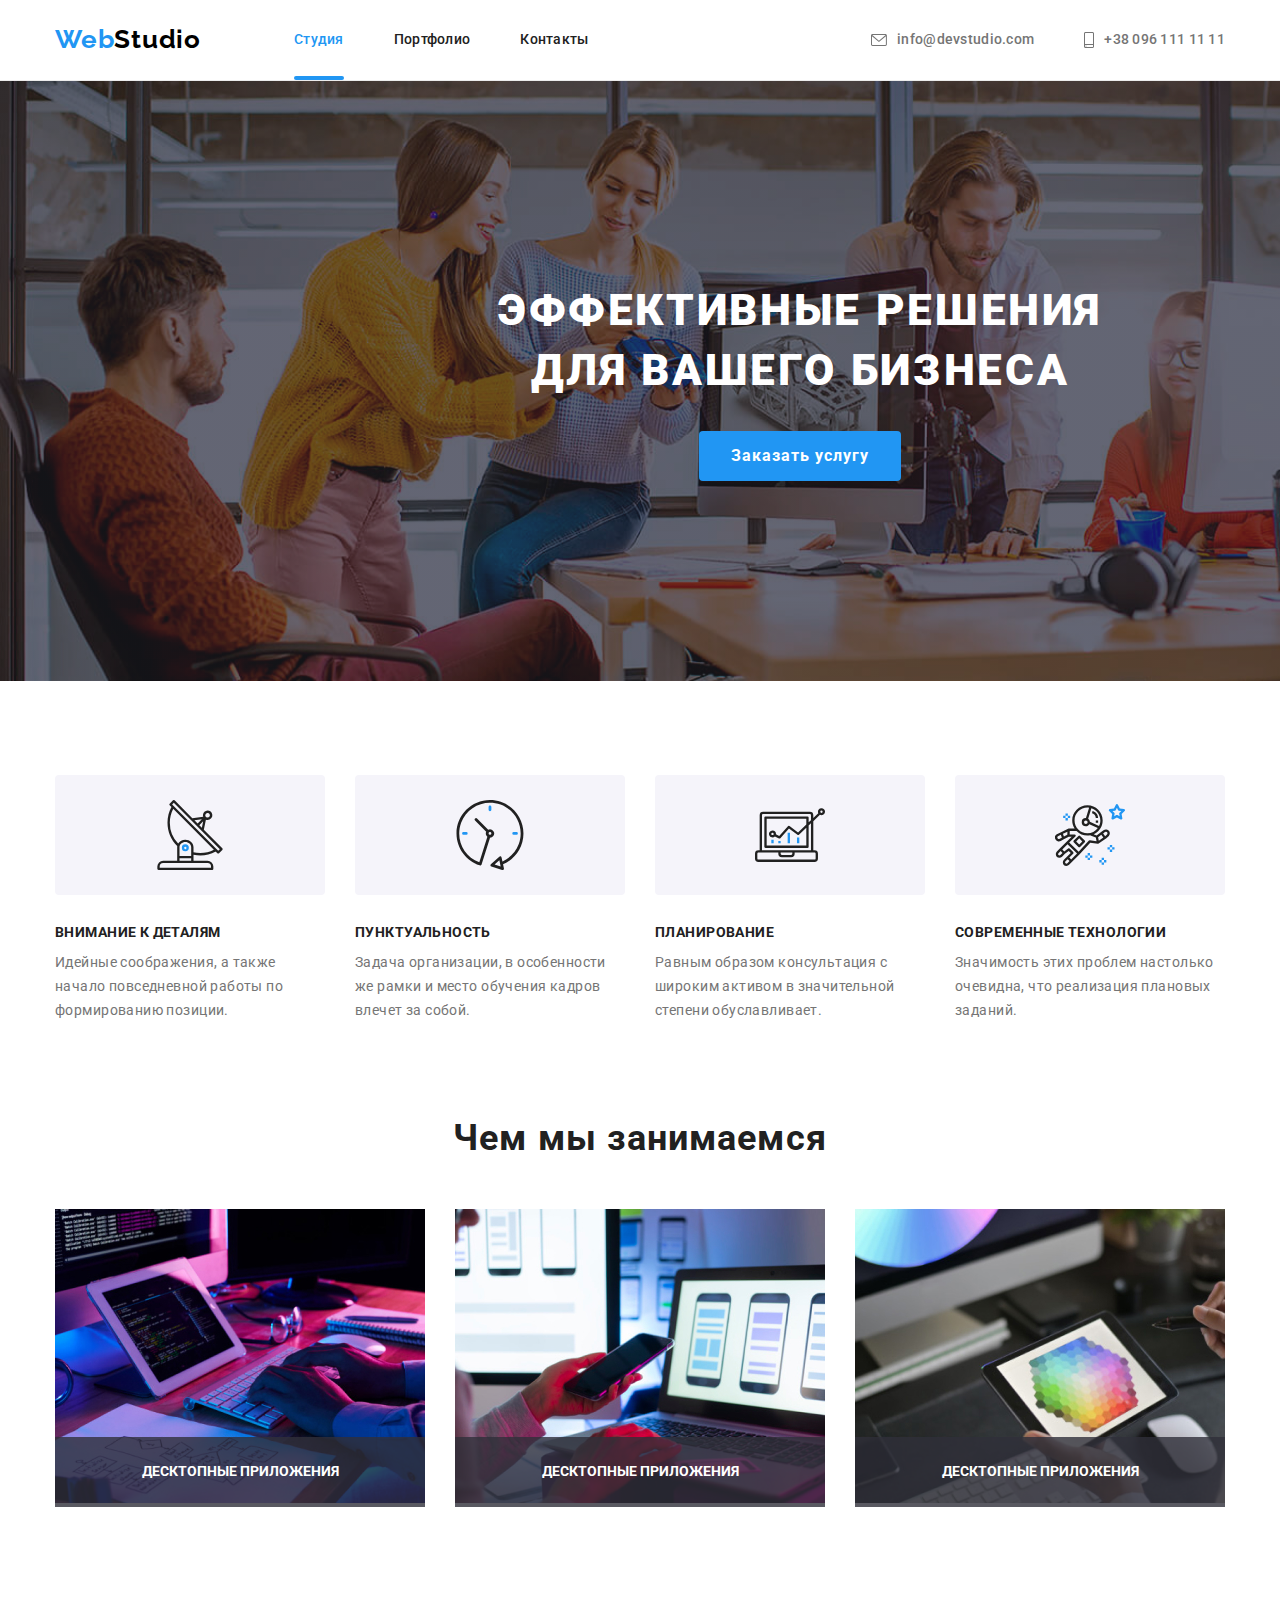
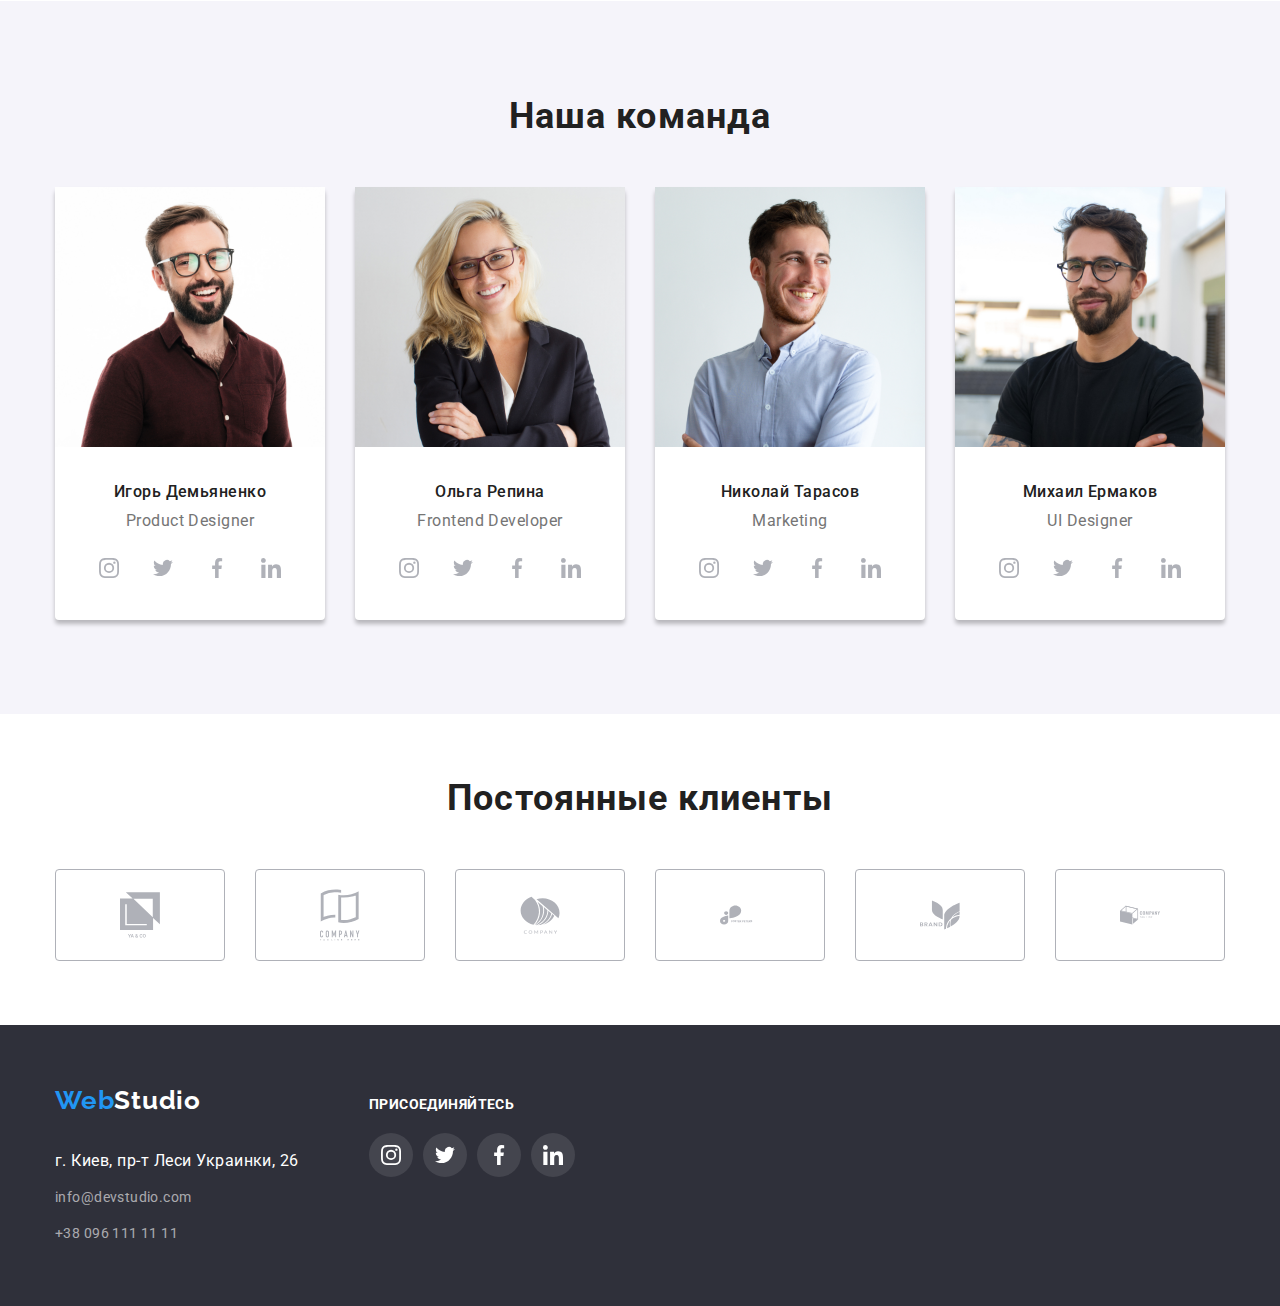
<file: index.html>
<!DOCTYPE html>
<html lang="ru">
<head>
    <meta charset="UTF-8">
    <meta http-equiv="X-UA-Compatible" content="IE=edge">
    <meta name="viewport" content="width=device-width, initial-scale=1.0">
    <link rel="preconnect" href="https://fonts.googleapis.com">
    <link rel="preconnect" href="https://fonts.gstatic.com" crossorigin>
    <link href="https://fonts.googleapis.com/css2?family=Raleway:wght@700&family=Roboto:wght@400;500;700;900&display=swap"
        rel="stylesheet">
        <link rel="stylesheet" href="https://cdnjs.cloudflare.com/ajax/libs/modern-normalize/1.1.0/modern-normalize.min.css">
    <link rel="stylesheet" href="./css/styles.css">
    <title>Document</title>
</head>
<body class="page">
    
    <!-- Хэдер -->
    <header class="page-header">
        <div class="conteiner main-nav">
            <nav class="main-nav">
                <a href="./index.html" class="logo"><span class="logo-web">Web</span><span
                        class="logo-studio">Studio</span></a>
                <ul class="site-nav list">
                    <li class="item"><a href="./index.html" class="link-nav current">Студия</a></li>
                    <li class="item"><a href="./portfolio.html" class="link-nav">Портфолио</a></li>
                    <li class="item"><a href="" class="link-nav">Контакты</a></li>
                </ul>
            </nav>
        
            <ul class="auth-nav list">
                <li class="item "><a href="mailto:info@devstudio.com" class="linkpadding link-align">
                    <svg class="nav-svg" width="16" height="12">
                        <use href="./Images/symbol-defs.svg#icon-envelope"></use>
                    </svg>
                    info@devstudio.com</a></li>
                <li class="item "><a href="tel:+380961111111" class="linkpadding link-align">
                    <svg class="nav-svg"  width="10" height="16">
                        <use href="./Images/symbol-defs.svg#icon-smartphone"></use>
                    </svg>
                    +38 096 111 11 11</a></li>
            </ul>
        </div>
    </header>
    <main>
    <!-- section 1 -->
    <section class="hero">
        <h1 class="hero-title">Эффективные решения <br>для вашего бизнеса</h1>
        <button type="button" data-modal-open class="button primary ">Заказать услугу</button>
    </section>
    <!-- section 2 -->
    <section  class="section nobottom">
        <div class="conteiner ">
        <h2 class=" title visually-hidden ">Особенности</h2>
        <ul class="list peculiarities ">
            <li class="item icon-antena">
                <div class="section-div-svg" >
                    <svg class="icon-svg" width="70" height="70">
                    <use href="./Images/symbol-defs.svg#icon-antenna"></use>
                </svg></div>
            
                <h3 class=" subtitle">Внимание к деталям</h3>
                <p class=" paragraph">Идейные соображения, а также начало повседневной работы по формированию позиции.
                </p>
            </li>
            <li class="item icon-clock">
                <div class="section-div-svg">
                    <svg class="icon-svg" width="70" height="70">
                        <use href="./Images/symbol-defs.svg#icon-clock"></use>
                    </svg>
                </div>
                <h3 class=" subtitle">Пунктуальность</h3>
                <p class= "paragraph">Задача организации, в особенности же рамки и место обучения кадров влечет за собой.
                </p>
            </li>
            <li class="item">
                <div class="section-div-svg">
                    <svg class="icon-svg" width="70" height="70">
                        <use href="./Images/symbol-defs.svg#icon-diagram"></use>
                    </svg>
                </div>
                <h3 class=" subtitle">Планирование</h3>
                <p class=" paragraph">Равным образом консультация с широким активом в значительной степени обуславливает.
                </p>
            </li>
            <li class="item">
                <div class="section-div-svg">
                    <svg class="icon-svg" width="70" height="70">
                        <use href="./Images/symbol-defs.svg#icon-astronaut"></use>
                    </svg>
                </div>
                <h3 class=" subtitle">Современные технологии</h3>
                <p class=" paragraph">Значимость этих проблем настолько очевидна, что реализация плановых заданий.</p>
            </li>
        </ul></div>
        
    </section>
    <!-- section 3 -->
     <section class="section ">
         <div class="conteiner ">
<h2 class=" title">Чем мы занимаемся</h2>
<ul class="list works">
    <li class="itemwork"><h3 class="work-item-tittle">Десктопные приложения</h3><img width="370" height="294" src="./Images/box1.jpeg" alt="Написание кода"> </li>
    <li class="itemwork"><h3 class="work-item-tittle">Десктопные приложения</h3><img width="370" height="294" src="./Images/box2.jpeg" alt="Сощдание приложений"> </li>
    <li class="itemwork"><h3 class="work-item-tittle">Десктопные приложения</h3><img width="370" height="294" src="./Images/box3.jpeg" alt="Дизайн"> </li>
</ul>
         </div>
       
     </section>
    <!-- section 4 -->
    <section class="section bg-section-command">
        <div class="conteiner ">
<h2 class=" title">Наша команда</h2>
<ul class="list command">
    <li class="itemcomand"><img class="imgcommand" src="./Images/img1.jpeg" alt="Игорь Демьяненко" width="270">
      <div class="dcommand"><h3 class=" team">Игорь Демьяненко</h3>
    <p lang="en-GB" class=" work">Product Designer</p>
<ul class="command-svg">
    <li class="command-li"><a class="button-svg" href="" ><svg class="command-li-svg" width="20" height="20">
        <use href="./Images/symbol-defs.svg#icon-instagram"></use>
    </svg></a>
    </li>
<li class="command-li"><a class="button-svg" href=""><svg class="command-li-svg" width="20" height="20">
                <use href="./Images/symbol-defs.svg#icon-twitter"></use>
            </svg></a>
</li>
<li class="command-li"><a class="button-svg" href=""><svg class="command-li-svg" width="20" height="20">
                <use href="./Images/symbol-defs.svg#icon-facebook"></use>
            </svg></a>
</li>
    <li class="command-li"><a class="button-svg" href=""><svg class="command-li-svg" width="20" height="20">
                    <use href="./Images/symbol-defs.svg#icon-linkedin"></use>
                </svg></a>
    </li>
</ul>
</div>
    </li>
    <li class="itemcomand"><img class="imgcommand" src="./Images/img2.jpeg" alt="Ольга Репина" width="270">
        <div class="dcommand"><h3 class=" team">Ольга Репина</h3>
        <p lang="en-GB" class=" work">Frontend Developer</p>
   
    <ul class="command-svg">
        <li class="command-li"><a class="button-svg" href=""><svg class="command-li-svg" width="20" height="20">
                    <use href="./Images/symbol-defs.svg#icon-instagram"></use>
                </svg></a>
        </li>
        <li class="command-li"><a class="button-svg" href=""><svg class="command-li-svg" width="20" height="20">
                    <use href="./Images/symbol-defs.svg#icon-twitter"></use>
                </svg></a>
        </li>
        <li class="command-li"><a class="button-svg" href=""><svg class="command-li-svg" width="20" height="20">
                    <use href="./Images/symbol-defs.svg#icon-facebook"></use>
                </svg></a>
        </li>
        <li class="command-li"><a class="button-svg" href=""><svg class="command-li-svg" width="20" height="20">
                    <use href="./Images/symbol-defs.svg#icon-linkedin"></use>
                </svg></a>
        </li>
    </ul>
    </div>
    </li>
    <li class="itemcomand"><img class="imgcommand" src="./Images/img3.jpeg" alt="Николай Тарасов" width="270">
        <div class="dcommand"><h3 class=" team">Николай Тарасов</h3>
        <p lang="en-GB" class=" work">Marketing</p>
    <ul class="command-svg">
        <li class="command-li"><a class="button-svg" href=""><svg class="command-li-svg" width="20" height="20">
                    <use href="./Images/symbol-defs.svg#icon-instagram"></use>
                </svg></a>
        </li>
        <li class="command-li"><a class="button-svg" href=""><svg class="command-li-svg" width="20" height="20">
                    <use href="./Images/symbol-defs.svg#icon-twitter"></use>
                </svg></a>
        </li>
        <li class="command-li"><a class="button-svg" href=""><svg class="command-li-svg" width="20" height="20">
                    <use href="./Images/symbol-defs.svg#icon-facebook"></use>
                </svg></a>
        </li>
        <li class="command-li"><a class="button-svg" href=""><svg class="command-li-svg" width="20" height="20">
                    <use href="./Images/symbol-defs.svg#icon-linkedin"></use>
                </svg></a>
        </li>
    </ul></div>
    </li>
    <li class="itemcomand"><img class="imgcommand" src="./Images/img4.jpeg" alt="Михаил Ермаков" width="270">
        <div class="dcommand"><h3 class=" team">Михаил Ермаков</h3>
        <p lang="en-GB" class=" work">UI Designer</p>
    <ul class="command-svg">
        <li class="command-li"><a class="button-svg" href=""><svg class="command-li-svg" width="20" height="20">
                    <use href="./Images/symbol-defs.svg#icon-instagram"></use>
                </svg></a>
        </li>
        <li class="command-li"><a class="button-svg" href=""><svg class="command-li-svg" width="20" height="20">
                    <use href="./Images/symbol-defs.svg#icon-twitter"></use>
                </svg></a>
        </li>
        <li class="command-li"><a class="button-svg" href=""><svg class="command-li-svg" width="20" height="20">
                    <use href="./Images/symbol-defs.svg#icon-facebook"></use>
                </svg></a>
        </li>
        <li class="command-li"><a class="button-svg" href=""><svg class="command-li-svg" width="20" height="20">
                    <use href="./Images/symbol-defs.svg#icon-linkedin"></use>
                </svg></a>
        </li>
    </ul></div>
    </li>
</ul>
        </div>
        
    </section>
    <!-- Постоянные клиенты -->
    <section class="clients">
        <div class="conteiner">
            <h2 class="clients-title">Постоянные клиенты</h2>
            <ul class="clients-item">
                <li class="list"><a class="clients-button-svg" href=""><svg class="command-li-svg" width="40" height="52">
                            <use href="./Images/symbol-defs.svg#icon-Logo"></use>
                        </svg></a>
            </li>
            <li class="list"><a class="clients-button-svg" href=""><svg class="command-li-svg" width="40" height="52">
                            <use href="./Images/symbol-defs.svg#icon-Logocompany"></use>
                        </svg></a>
            </li>
            <li class="list"><a class="clients-button-svg" href=""><svg class="command-li-svg" width="40" height="52">
                            <use href="./Images/symbol-defs.svg#icon-Logo3"></use>
                        </svg></a>
            </li>
            <li class="list"><a class="clients-button-svg" href=""><svg class="command-li-svg" width="40" height="52">
                            <use href="./Images/symbol-defs.svg#icon-Logo4"></use>
                        </svg></a>
            </li>
            <li class="list"><a class="clients-button-svg" href=""><svg class="command-li-svg" width="40" height="52">
                            <use href="./Images/symbol-defs.svg#icon-Logo5"></use>
                        </svg></a>
            </li>
            <li class="list"><a class="clients-button-svg" href=""><svg class="command-li-svg" width="40" height="52">
                            <use href="./Images/symbol-defs.svg#icon-Logo6"></use>
                        </svg></a>
            </li>
        </ul>
        </div>
    </section>
    </main>
    <!-- Футер -->
    <footer class="footer">
        <div class="conteiner footer-conteiner">
         <div class="adress-div"><a href="./index.html" class="logof "><span class="logo-web">Web</span><span class="logo-studiow">Studio</span></a>
            <address class="fotter adress">
                <p class="footer-par">г. Киев, пр-т Леси Украинки, 26</p>
                <ul class=" mail">
                    <li class="listf"><a href="mailto:info@devstudio.com" class="link-navf">info@devstudio.com</a></li>
                    <li class="listf"><a href="tel:+380961111111" class="link-navf">+38 096 111 11 11</a></li>
                </ul>
            
         </address></div>
        
       <div class="conect-div"><p class="footer-conect">присоединяйтесь</p>
    <ul class="list">
        <li class="command-li"><a class="footer-button-svg" href=""><svg class="command-li-svg" width="20" height="20">
                        <use href="./Images/symbol-defs.svg#icon-instagram"></use>
                    </svg></a>
        </li>
        <li class="command-li"><a class="footer-button-svg" href=""><svg class="command-li-svg" width="20" height="20">
                        <use href="./Images/symbol-defs.svg#icon-twitter"></use>
                    </svg></a>
        </li>
        <li class="command-li"><a class="footer-button-svg" href=""><svg class="command-li-svg" width="20" height="20">
                        <use href="./Images/symbol-defs.svg#icon-facebook"></use>
                    </svg></a>
        </li>
        <li class="command-li"><a class="footer-button-svg" href=""><svg class="command-li-svg" width="20" height="20">
                        <use href="./Images/symbol-defs.svg#icon-linkedin"></use>
                    </svg></a>
        </li>
    </ul></div> 
    </div>
    </footer>
<div data-modal class="backdrop is-hidden">
    <div class="modal">
        
        <button type="button" data-modal-close class="modal-button-close">
            <svg class="button-close-icon" width="18" height="18">
                <use href="./Images/symbol-defs.svg#icon-cancel-circle"></use>
            </svg>
        
        </button>
    </div>
</div>
<script src="./js/modal.js"></script>
</body>
</html>
</file>
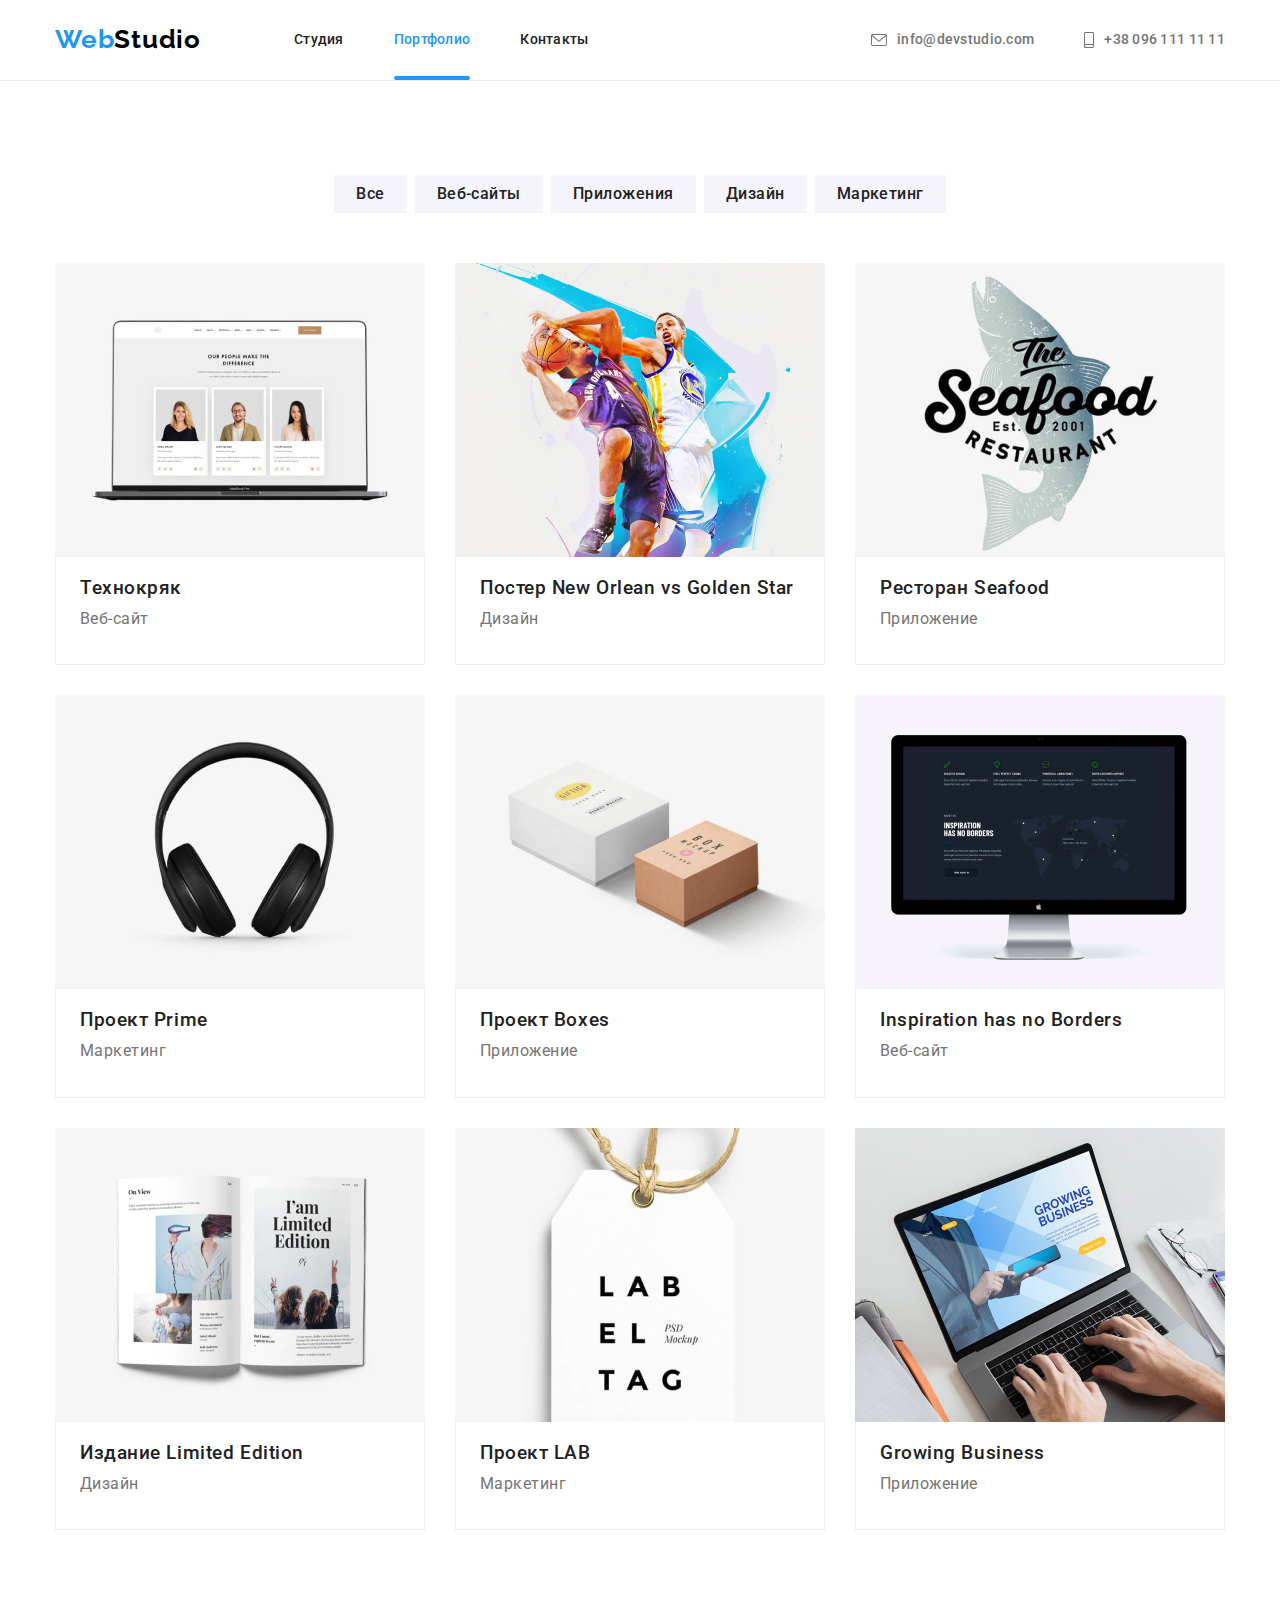
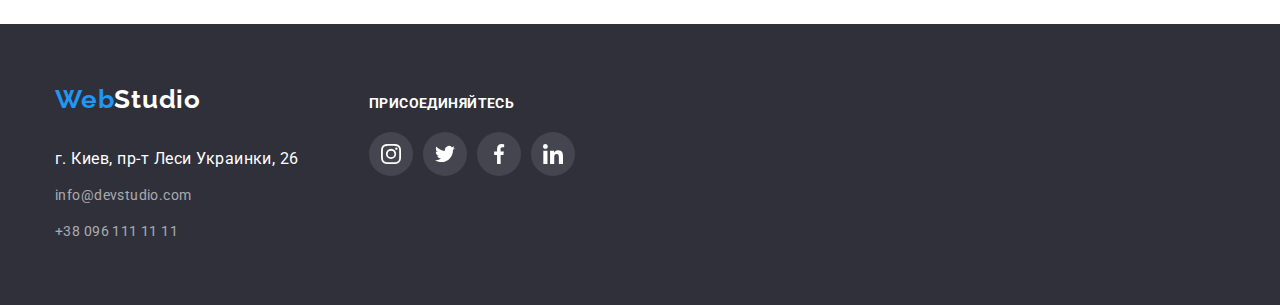
<file: portfolio.html>
<!DOCTYPE html>
<html lang="ru">

<head>
    <meta charset="UTF-8">
    <meta http-equiv="X-UA-Compatible" content="IE=edge">
    <meta name="viewport" content="width=device-width, initial-scale=1.0">
<link rel="preconnect" href="https://fonts.googleapis.com">
<link rel="preconnect" href="https://fonts.gstatic.com" crossorigin>
<link href="https://fonts.googleapis.com/css2?family=Raleway:wght@700&family=Roboto:wght@400;500;700;900&display=swap"
    rel="stylesheet">
 <link rel="stylesheet" href="https://cdnjs.cloudflare.com/ajax/libs/modern-normalize/1.1.0/modern-normalize.min.css">
 <link rel="stylesheet" href="./css/styles.css">
    <title>Document</title>
</head>

<body class="page">
    <!-- Хэдер -->
<header class="page-header">
    <div class="conteiner main-nav">
        <nav class="main-nav">
            <a href="./index.html" class="logo"><span class="logo-web">Web</span><span
                    class="logo-studio">Studio</span></a>
            <ul class="site-nav list">
                <li class="item"><a href="./index.html" class="link-nav ">Студия</a></li>
                <li class="item"><a href="./portfolio.html" class="link-nav current">Портфолио</a></li>
                <li class="item"><a href="" class="link-nav">Контакты</a></li>
            </ul>
        </nav>

        <ul class="auth-nav list">
            <li class="item "><a href="mailto:info@devstudio.com" class="linkpadding link-align">
                    <svg class="nav-svg" width="16" height="12">
                        <use href="./Images/symbol-defs.svg#icon-envelope"></use>
                    </svg>
                    info@devstudio.com</a></li>
            <li class="item "><a href="tel:+380961111111" class="linkpadding link-align">
                    <svg class="nav-svg" width="10" height="16">
                        <use href="./Images/symbol-defs.svg#icon-smartphone"></use>
                    </svg>
                    +38 096 111 11 11</a></li>
        </ul>
    </div>
</header>
    <main>
        <section class="portfolio-section">
        <div class="conteiner">
            
<h1 class="visually-hidden">Портфолио</h1>
<ul class="main-nav pnav">
    <li class="list"><button type="button" class=" bportfolio">Все</button></li>
    <li class="list"><button type="button" class=" bportfolio">Веб-сайты</button></li>
    <li class="list"><button type="button" class=" bportfolio">Приложения</button></li>
    <li class="list"><button type="button" class=" bportfolio">Дизайн</button></li>
    <li class="list"><button type="button" class=" bportfolio">Маркетинг</button></li>
</ul>
<ul class="main-item">
    <li class="list litem"><a class="link-portfolio project-card" href="" >
        <div class="project-div"><img class="img-portfolio" src="./Images/img21.jpeg" alt="Веб-сайт Технокряк" width="370">
            <p class="projects-div-text">Ресурс предлагает комплексные предложения с разным уровнем функционала и сервисов. Все это позволит посетителю получить
            исчерпывающие сведения о компании или частном лице.</p>
        </div>
            <div class="divportfolio  "><h3 class="link-portfolio team">Технокряк</h3>
            <p class="link-portfolio work">Веб-сайт</p></div>
        </a></li>
    <li class="list litem"><a href="" class="link-portfolio project-card">
        
       
        <div class="project-div"><img class="img-portfolio" src="./Images/img22.jpeg" alt="Дизайн постера  New Orlean vs Golden Star" width="370"><p class="projects-div-text">Ресурс предлагает комплексные предложения с разным уровнем
                функционала и сервисов. Все
                это позволит посетителю получить
                исчерпывающие сведения о компании или частном лице.</p>
        </div>

        
            <div class="divportfolio"><h3 class=" team">Постер New Orlean vs Golden Star</h3>
            <p class=" work">Дизайн</p></div>
        </a></li>
    <li class="list litem"><a href="" class="link-portfolio project-card"><div class="project-div"><img class="img-portfolio" src="./Images/img23.jpeg" alt=" Приложение для ресторана Seafood" width="370"><p class="projects-div-text">Ресурс предлагает комплексные предложения с разным уровнем
            функционала и сервисов. Все
            это позволит посетителю получить
            исчерпывающие сведения о компании или частном лице.</p>
    </div>
            <div class="divportfolio"><h3 class=" team ">Ресторан Seafood</h3>
            <p class=" work">Приложение</p></div>
        </a></li>
    <li class="list litem"><a href="" class="link-portfolio project-card"><div class="project-div"><img class="img-portfolio" src="./Images/img24.jpeg" alt="Маркетинг для пректа Prime" width="370"><p class="projects-div-text">Ресурс предлагает комплексные предложения с разным уровнем
            функционала и сервисов. Все
            это позволит посетителю получить
            исчерпывающие сведения о компании или частном лице.</p>
    </div>
            <div class="divportfolio"><h3 class=" team">Проект Prime</h3>
            <p class=" work">Маркетинг</p></div>
        </a></li>
    <li class="list litem"><a href="" class="link-portfolio project-card"><div class="project-div"><img class="img-portfolio" src="./Images/img25.jpeg" alt="Приложение для пректа Boxes" width="370"><p class="projects-div-text">Ресурс предлагает комплексные предложения с разным уровнем
            функционала и сервисов. Все
            это позволит посетителю получить
            исчерпывающие сведения о компании или частном лице.</p>
    </div>
            <div class="divportfolio"><h3 class=" team">Проект Boxes</h3>
            <p class=" work">Приложение</p></div>
        </a></li>
    <li class="list litem"><a href="" class="link-portfolio project-card"><div class="project-div"><img class="img-portfolio" src="./Images/img26.jpeg" alt="Веб-сайт для Inspiration has no Borders" width="370"><p class="projects-div-text">Ресурс предлагает комплексные предложения с разным уровнем
            функционала и сервисов. Все
            это позволит посетителю получить
            исчерпывающие сведения о компании или частном лице.</p>
    </div>
            <div class="divportfolio"><h3 class=" team">Inspiration has no Borders</h3>
            <p class=" work">Веб-сайт</p></div>
        </a></li>
    <li class="list litem"><a href="" class="link-portfolio project-card"><div class="project-div"><img class="img-portfolio" src="./Images/img27.jpeg" alt="Дизайн для издания Limited Edition" width="370"><p class="projects-div-text">Ресурс предлагает комплексные предложения с разным уровнем
            функционала и сервисов. Все
            это позволит посетителю получить
            исчерпывающие сведения о компании или частном лице.</p>
    </div>
            <div class="divportfolio"><h3 class=" team">Издание Limited Edition</h3>
            <p class=" work">Дизайн</p></div>
        </a></li>
    <li class="list litem"><a href="" class="link-portfolio project-card"><div class="project-div"><img class="img-portfolio" src="./Images/img28.jpeg" alt="Маркетинг для проекта LAB" width="370"><p class="projects-div-text">Ресурс предлагает комплексные предложения с разным уровнем
            функционала и сервисов. Все
            это позволит посетителю получить
            исчерпывающие сведения о компании или частном лице.</p>
    </div>
            <div class="divportfolio"><h3 class=" team">Проект LAB</h3>
            <p class=" work">Маркетинг</p></div>
        </a></li>
    <li class="list litem"><a href="" class="link-portfolio project-card"><div class="project-div"><img class="img-portfolio" src="./Images/img29.jpeg" alt="Приложение Growing Business" width="370"><p class="projects-div-text">Ресурс предлагает комплексные предложения с разным уровнем
            функционала и сервисов. Все
            это позволит посетителю получить
            исчерпывающие сведения о компании или частном лице.</p>
    </div>
            <div class="divportfolio"><h3 class=" team">Growing Business</h3>
            <p class=" work">Приложение</p></div>
        </a></li>

</ul>

        </div>
    </section>
        
    </main>
    <!-- Футер -->
    <footer class="footer">
        <div class="conteiner footer-conteiner">
            <div class="adress-div"><a href="./index.html" class="logof "><span class="logo-web">Web</span><span
                        class="logo-studiow">Studio</span></a>
                <address class="fotter adress">
                    <p class="footer-par">г. Киев, пр-т Леси Украинки, 26</p>
                    <ul class=" mail">
                        <li class="listf"><a href="mailto:info@devstudio.com" class="link-navf">info@devstudio.com</a></li>
                        <li class="listf"><a href="tel:+380961111111" class="link-navf">+38 096 111 11 11</a></li>
                    </ul>
    
                </address>
            </div>
    
            <div class="conect-div">
                <p class="footer-conect">присоединяйтесь</p>
                <ul class="list">
                    <li class="command-li"><a class="footer-button-svg" href=""><svg class="command-li-svg" width="20"
                                height="20">
                                <use href="./Images/symbol-defs.svg#icon-instagram"></use>
                            </svg></a>
                    </li>
                    <li class="command-li"><a class="footer-button-svg" href=""><svg class="command-li-svg" width="20"
                                height="20">
                                <use href="./Images/symbol-defs.svg#icon-twitter"></use>
                            </svg></a>
                    </li>
                    <li class="command-li"><a class="footer-button-svg" href=""><svg class="command-li-svg" width="20"
                                height="20">
                                <use href="./Images/symbol-defs.svg#icon-facebook"></use>
                            </svg></a>
                    </li>
                    <li class="command-li"><a class="footer-button-svg" href=""><svg class="command-li-svg" width="20"
                                height="20">
                                <use href="./Images/symbol-defs.svg#icon-linkedin"></use>
                            </svg></a>
                    </li>
                </ul>
            </div>
        </div>
    </footer>
</body>

</html>
</file>
<file: css/styles.css>
:root{
    
    --title-text-color:#212121;
    --primary-text-color:#757575;
    --accent-color:#2196F3;
    --primary-bg-color:#ffffff;
    --primary-white-color:#ffffff;
    --button-bg-color:#F5F4FA;
    --hover-bg-prbutton: #188CE8;
    --timing: cubic-bezier(0.4, 0, 0.2, 1);
}
h1,h2,h3,h4,p,ul{
    margin: 0;
    padding: 0;
}
/* img {
    display: block;
    max-width: 100%;
    height: auto;
} */
/* Heder */
.page{
    background-color:var(--primary-bg-color);
    color:var(--primary-text-color);
    font-family: Roboto, sans-serif;
}
.conteiner{

    margin-left: auto;
    margin-right: auto;
    width: 1200px;
    padding-left: 15px;
    padding-right: 15px;
    /* outline: 2px solid  tomato; */
    /* background-color: tomato; */
}
 .page-header{
    border-bottom: 1px solid #ECECEC;
 }
.main-nav{
    display: flex;
    /* margin-bottom: 50px; */
    align-items: center;   
}
 .pnav{
    justify-content: center;
    margin-bottom: 50px;
   
 }
 .portfolio-section{
     padding-top: 94px;
     padding-bottom: 94px;
 }
.list{   
    list-style: none;
    margin-top: 0;
    margin-bottom: 0;
}
.main-nav .list+.list{
    margin-left: 8px;
}
.main-item{
    display: flex;
    flex-wrap: wrap;
   
    justify-content: center;
    
    /* background-color: tomato; */

}
.litem {
    display: block;
    width: 370px;
    margin-right: 30px;
    margin-bottom: 30px;
    cursor: pointer;
   
    transition: box-shadow 250ms var(--timing) ;
}
.litem:nth-child(3n){
    margin-right: 0; 
}
.litem:nth-last-child(-n + 3) {
   margin-bottom: 0;
}
.litem:hover, .litem:focus{
box-shadow: 0px 4px 4px 0px rgba(0, 0, 0, 0.25);
}
/* site-nav */
.link-nav{
display: block;
padding-top: 32px;
padding-bottom: 32px;

color: var(--title-text-color);
font-weight: 500;
font-size: 14px;
line-height: 1.14;
letter-spacing: 0.02em;
text-decoration: none;

position: relative;
transition: color 250ms var(--timing) ;
}

.link-nav:hover, .link-nav:focus {
    color:var(--accent-color);
}
.link-nav.current{
        position: relative;
color:var(--accent-color);
}
.link-nav.current::after {
    content: '';
    display: block;
    width: 100%;
    height: 4px;
    border-radius: 2px;
    background-color:var(--accent-color);
    
    position: absolute;
    left: 0;
    bottom: 0;
    opacity: 1;
    transition: opacity 250ms var(--timing);
}
/* .link-nav::after{
    content: '';
    display: block;
    width: 100%;
    height: 4px;
    border-radius: 2px;
    background-color:var(--accent-color);

    position: absolute;
    left: 0;
    bottom: 0;
    opacity: 0;
    transition: opacity 250ms var(--timing);
} */
/* .link-nav:hover::after, .link-nav:focus::after{
   opacity: 1;
} */

.site-nav {
    display: flex;
    margin-left: 93px;
}
.site-nav .item+.item{
    margin-left: 50px;
   
}


.link-navf{
    font-size: 14px;
    line-height: 1.7;
    letter-spacing: 0.03em;
    color: rgba(255, 255, 255, 0.6);
    text-decoration: none;
}
.auth-nav{
display: flex;



}

.auth-nav .item+.item{
    margin-left: 50px;
}
.auth-nav.list{
    margin-left: auto;
}
.linkpadding{
    display: flex;
    align-items: center;
    padding-top: 32px;
    padding-bottom: 32px;
    
fill: #757575;
    color: var(--primary-text-color);
    font-weight: 500;
    font-size: 14px;
    line-height:1.14;
    letter-spacing: 0.02em;
    text-decoration: none;
    transition: color 250ms var(--timing), fill 250ms var(--timing);
}
.linkpadding:hover,.linkpadding:focus,
.alink.linkpadding:focus {
    color: var(--accent-color);
    fill: var(--accent-color);
}
.logo {
   
    font-family: 'Raleway';
    font-weight: 700;
    font-size: 26px;
    line-height: 1.2;
    letter-spacing: 0.03em;
    text-decoration: none;
}
.logof {
    display: block;
margin-bottom: 30px;
    font-family: 'Raleway';
    font-weight: 700;
    font-size: 26px;
    line-height: 1.2;
    letter-spacing: 0.03em;
    text-decoration: none;
}
.logo-studio {
    color: #000000;
}
.logo-studiow{
    color: #ffffff;
    text-decoration: none;
}

.logo-web {
    color:var(--accent-color);
}
/* Hero */
.hero{
    width: 1600px;
    margin-left: auto;
    margin-right: auto;
    background-repeat: no-repeat;
    background-size: cover;
    background-position: center;
    background-image: linear-gradient(to right, rgba(47, 48, 58, 0.4),rgba(47, 48, 58, 0.4)),url(../Images/Img.png);
    text-align: center;
     padding-top: 200px;
     padding-bottom: 200px;
}
.button{
    border-radius: 4px;
    padding: 10px 32px;
    /* min-width: 200px; */
   
cursor: pointer;
color: var(--title-text-color);
background-color: var(--button-bg-color);
font-family: inherit;
font-weight: 500;
font-size: 16px;
line-height: 1.62;
letter-spacing: 0.03em;
text-align: center;

transition: background-color 250ms var(--timing), color 250ms var(--timing);
}
.button:hover, .button:focus{
    background-color: var(--accent-color);
    color: var(--primary-white-color);
    border: none;
}
.button.primary{
    color: var(--primary-white-color);
    background-color: var(--accent-color);
font-family: inherit;
    font-weight: 700;
    font-size: 16px;
    line-height: 1.88;
    letter-spacing: 0.06em;
    border: none;
}
.button.primary:hover,
.button.primary:focus {
    background-color: var(--hover-bg-prbutton);
    color: var(--primary-white-color);
    border: none;
}
.bportfolio{
    padding: 6px 22px;
    cursor: pointer;
    color: var(--title-text-color);
    background-color: var(--button-bg-color);
    font-family: inherit;
    font-weight: 500;
    font-size: 16px;
    line-height: 1.62;
    letter-spacing: 0.03em;
    text-align: center;
    border: none;

    transition: background-color 250ms var(--timing), color 250ms var(--timing), box-shadow 250ms var(--timing);
}
.bportfolio:hover,
.bportfolio:focus {
    background-color: var(--accent-color);
    color: var(--primary-white-color);
    border: none;
    box-shadow: 0px 4px 4px 0px rgba(0, 0, 0, 0.25);
}
.hero-title{
    margin-top: 0;
    margin-bottom: 30px;
    

    color: var(--primary-white-color);
    font-weight: 900;
    font-size: 44px;
    line-height: 1.36;
    text-align: center;
    letter-spacing: 0.06em;
    text-transform: uppercase;
}

/* Secion */

.section{
    padding-top: 94px;
    padding-bottom: 94px;
  
}
.section.nobottom{
    padding-bottom: 0;
}
.title{
    margin-top: 0;
    margin-bottom: 50px;
  
    color: var(--title-text-color);
    font-weight: 700;
    font-size: 36px;
    line-height: 1.17;
    text-align: center;
    letter-spacing: 0.03em;

    
}
.visually-hidden {
    position: absolute;
    width: 1px;
    height: 1px;
    margin: -1px;
    border: 0;
    padding: 0;

    white-space: nowrap;
    clip-path: inset(100%);
    clip: rect(0 0 0 0);
    overflow: hidden;

}
.peculiarities{
    display: flex;
   
}
.subtitle{
    margin-bottom: 10px;
}
.peculiarities .item+.item{
    margin-left: 30px;
}
.peculiarities .item{
    width: 270px;
}
.section .team{
    color: var(--title-text-color);
    font-weight: 500;
    font-size: 16px;
    line-height: 1.19;
    letter-spacing: 0.03em;
}
.section .work{ 
    line-height: 1.19;
    letter-spacing: 0.03em;  
}
 .works{
    display: flex;
}
.works .itemwork+.itemwork{
    margin-left: 30px;
}
.itemwork{
    position: relative;
}
.work-item-tittle {
    position: absolute;
    bottom: 0px;
    left: 0;
    width: 100%;
    height: 70px;
    display: flex;
    justify-content: center;
    align-items: center;
    font-size: 14px;
    line-height: 1.14;
    text-align: center;
    text-transform: uppercase;
    color: var(--primary-white-color);
    background: rgba(47, 48, 58, 0.8);
}
 .command{
    display: flex; 
}
.nav-svg {  
    margin-right: 10px;
}
.section-div-svg{
    display: flex;
    height: 120px;
    margin-bottom: 30px;
    align-items: center;
    justify-content: center;
    border-radius: 4px;
    background-color: #F5F4FA;
}
/* .icon-svg{
  /* padding: 25px 100px; */
  /* margin-bottom: 25px; */
    /* width: 270px;
    height: 120px; */
/* background-color: #F5F4FA;    
} */ 
.command .itemcomand+.itemcomand{
    margin-left: 30px;
}
.dcommand{
    padding-top: 30px;
    padding-bottom: 30px;
}

.section .subtitle{
color: var(--title-text-color);
font-weight: 700;
font-size: 14px;
line-height: 1.14;
letter-spacing: 0.03em;
text-transform: uppercase;
}
.section .paragraph{
    font-size: 14px;
    line-height: 1.71;
    letter-spacing: 0.03em;
}
.link-portfolio{
    display: block;
    text-decoration: none;
    margin-bottom: 0px;    
}
.project-card {
    display: block;
    
}
.project-div{
position: relative;

content: '';
/* position: absolute; */
top: 0;
left: 0;
width: 100%;
height: 294px;
overflow: hidden;
}
.projects-div-text {

    position: absolute;
    top: 0;
    left: 0;

    color: var(--primary-white-color    );
    background-color: rgba(33, 150, 243, 0.9);
    padding: 63px 24px;
    width: 100%;
    height: 100%;

    transform: translateY(101%);
    transition: transform 250ms var(--timing), box-shadow 250ms var(--timing) ;


    font-size: 18px;
    line-height: 1.56;
}

.project-card:hover, 
.project-card:focus {
    box-shadow: 0px 1px 1px rgba(0, 0, 0, 0.12), 0px 4px 4px rgba(0, 0, 0, 0.06),
        1px 4px 6px rgba(0, 0, 0, 0.16);
}


.project-card:hover .projects-div-text,
.project-card:focus .projects-div-text{
    transform: translateY(0);
}
.link-portfolio .work{
    
    color: var(--primary-text-color);
    line-height: 1.19;
    letter-spacing: 0.03em;

}
.img-portfolio{
    display: block;
}
.link-portfolio .team{
    color: var(--title-text-color);
    font-weight: 500;
    line-height: 1.19;
    letter-spacing: 0.03em;
}
.divportfolio{
    padding: 20px 24px;
    border-top: none;
    border-right: 1px solid #EEEEEE;
border-bottom: 1px solid #EEEEEE;
border-left: 1px solid #EEEEEE;
}

.team{
    margin-bottom: 10px;
}

/* footer */
.adress{
    font-style: normal;
   
}
.footer{
    font-style: normal;
    background-color: #2F303A;
    padding-top:  60px;
    padding-bottom: 60px; 
}
.lfooter{
    margin-bottom: 20px;
}
.listf {
    list-style: none;
    margin-top: 0;
    margin-bottom: 0;
}
.listf:not(:last-child){
    margin-bottom: 9px;
}
.footer-par{
    margin-bottom: 9px;
font-style: normal;
line-height: 1.7;
letter-spacing: 0.03em;
color: #FFFFFF;
}
.mail{
    line-height: 1.7;
    letter-spacing: 0.03em;
    color: rgba(255, 255, 255, 0.6);
}
.footer-conect{
    margin-bottom: 20px;
    font-weight: 700;
    font-size: 14px;
    line-height: 1.14;
    letter-spacing: 0.03em;
    text-transform: uppercase;
    
    color: #FFFFFF;
}
.footer .list {
    display: flex;
}

.footer-button-svg {
    width: 44px;
    height: 44px;
    display: flex;
    justify-content: center;
    align-items: center;
    border-radius: 50%;
    border: none;
    cursor: pointer;
    background-color: rgba(255, 255, 255, 0.1);
    fill: #FFFFFF;

    transition: background-color 250ms var(--timing), fill 250ms var(--timing);

}

.footer-button-svg:hover, .footer-button-svg:focus {
    background-color: var(--accent-color);
fill: #FFFFFF;
}
.footer-conteiner{
    display: flex;
    align-items: baseline;
    
}
.adress-div{
    margin-right: 70px;
}

/* section 4 */

.work{
    margin-bottom: 16px;
}
.button-svg{
    width: 44px;
    height: 44px;
    display: flex;
    justify-content: center;
    align-items: center;
    border-radius: 50%;
    border: none;
    cursor: pointer;
    background-color: inherit;

    fill: #AFB1B8;
    
        transition: background-color 250ms var(--timing),
        fill 250ms var(--timing);
}
.button-svg:hover,.button-svg:focus{
    background-color: var(--accent-color);
   fill: #FFFFFF;
}
.bg-section-command{
    background-color: #F5F4FA;
}
.itemcomand {
    text-align: center;
    
    background-color: var(--primary-white-color);
    border-radius: 4px;
    box-shadow: 0px 4px 4px 0px rgba(0, 0, 0, 0.25);
}.command-svg{
    list-style: none;
    display:flex;
    justify-content: center;
    
}
.command-li{
  margin-right: 10px;
}
.command-li:nth-child(4n) {
    margin-right: 0;
}
 
/* Постоянные клиенты */
.clients{
padding-top: 64px;
padding-bottom: 64px;
}

 .clients-title{
   color:var(--title-text-color);
   margin-bottom: 50px;
   font-weight: 700;
    font-size: 36px;
    line-height: 1.16;
    text-align: center;
    letter-spacing: 0.03em;
}
.clients-button-svg {
    width: 170px;
    height: 92px;
    display: flex;
    justify-content: center;
    align-items: center;
    border-radius: 4px;
border: 1px solid #AFB1B8;
    background-color: inherit;
    cursor: pointer;
   
    fill: #AFB1B8;
transition: border 250ms var(--timing),
fill 250ms var(--timing);
}
.clients-button-svg:hover, .clients-button-svg:focus {
    border: 1px solid var(--accent-color);
    fill: var(--accent-color);
}  
.clients-item{
display: flex;
}
.clients-item .list{
    margin-right: 30px;
    justify-content: center;
}   
.clients-item .list:nth-child(6n) {
    margin-right: 0;
}
/* модальное окно */
.backdrop{
    position:fixed;
    top: 0;
    left: 0;
    width: 100%;
    height: 100%;
    background-color: rgba(0, 0, 0, 0.4);  
opacity: 1;

transition: opacity 250ms var(--timing), visibility 250ms var(--timing) ;
}
.backdrop.is-hidden{
    opacity: 0;
    pointer-events: none;
}
.modal{
    position: absolute;
    top: 50%;
    left: 50%;
    transform: translate(-50%, -50%);

    display: block;
    opacity: 1;
    min-height: 581px;
    min-width: 528px;
    padding: 15px;
    
    
    background: var(--primary-white-color);
    box-shadow: 0px 1px 3px rgba(0, 0, 0, 0.12),
    0px 1px 1px rgba(0, 0, 0, 0.14),
    0px 2px 1px rgba(0, 0, 0, 0.2);
    border-radius: 4px;
   
}
.backdrop.is-hidden .modal {
    transform: translate(-50%, -50%) scale(0.5);
}
.modal-button-close {
    position: absolute;
    top: 8px;
    right: 8px;
    width: 50px;
    height: 50px;
    display: flex;
    justify-content: center;
    align-items: center;
cursor: pointer;
    background-color: var(--primary-white-color);
    
 border: 1px solid rgb(255, 255, 255);
    border-radius: 15px;
    padding: 6px;

}
/* .modal-button-close:hover{
    box-shadow: 0px 4px 4px 0px rgba(0, 0, 0, 0.1);
} */
</file>
